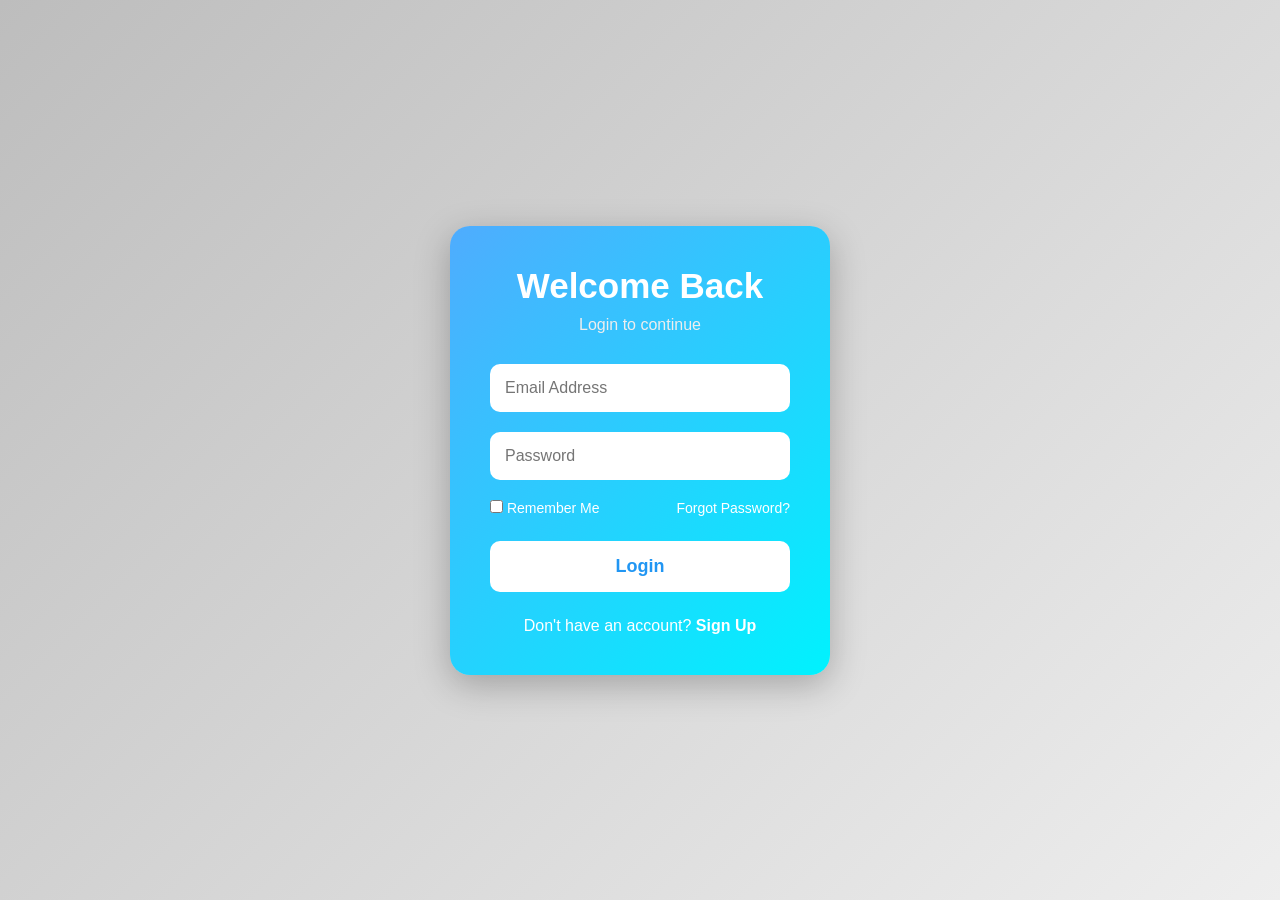
<file: index.html>
<!DOCTYPE html>
<html lang="en">
<head>
    <meta charset="UTF-8">
    <meta name="viewport" content="width=device-width, initial-scale=1.0">
    <title>Login Page</title>
    <link rel="stylesheet" href="index.css">
</head>
<body>

<div class="container">

    <div class="login-box">

        <h1>Welcome Back</h1>
        <p>Login to continue</p>

        <form>

            <div class="input-box">
                <input type="email" placeholder="Email Address" required>
            </div>

            <div class="input-box">
                <input type="password" placeholder="Password" required>
            </div>

            <div class="options">
                <label>
                    <input type="checkbox">
                    Remember Me
                </label>

                <a href="#">Forgot Password?</a>
            </div>

            <button type="submit">Login</button>

            <div class="signup">
                Don't have an account?
                <a href="#">Sign Up</a>
            </div>

        </form>

    </div>

</div>

</body>
</html>
</file>
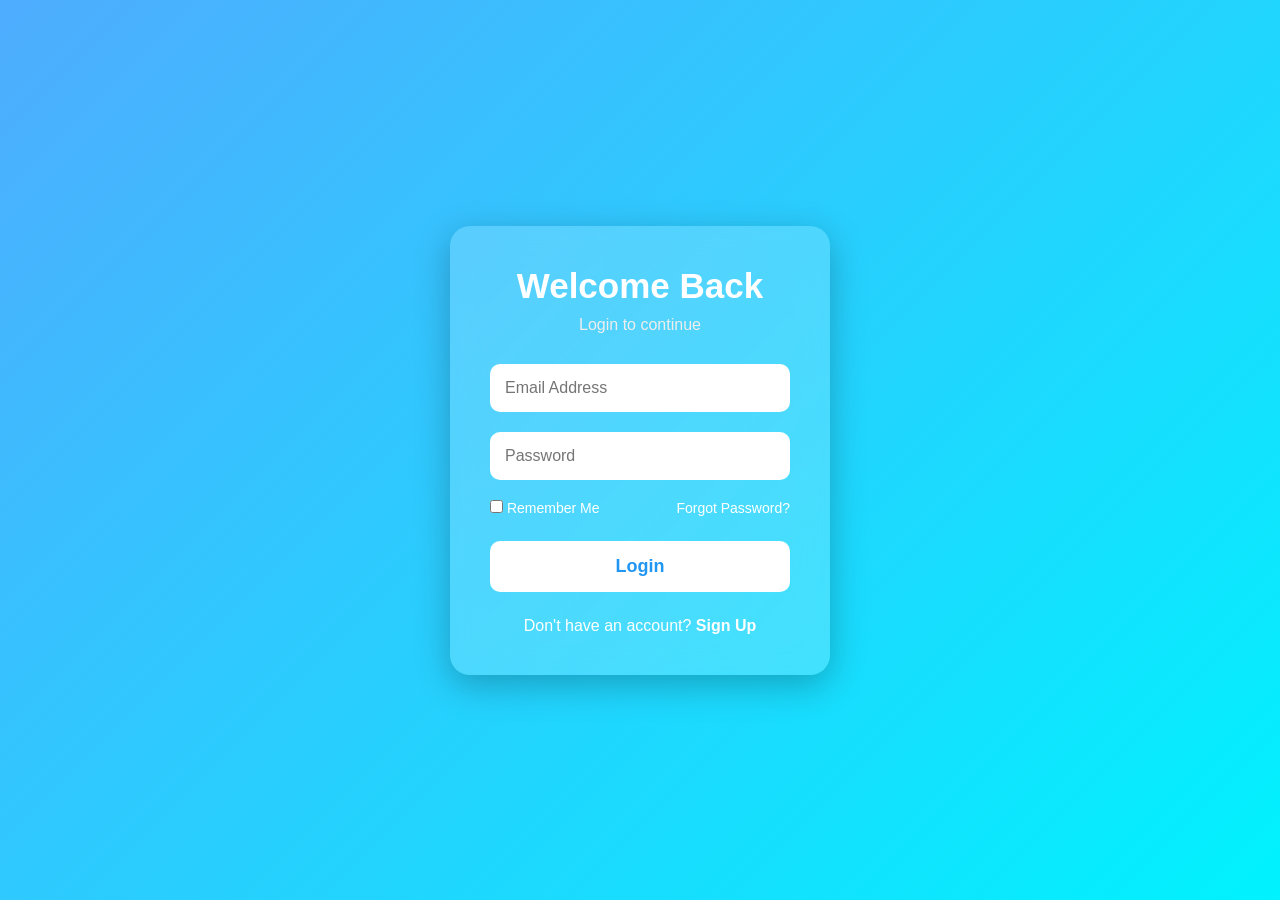
<file: Login.html>
<!DOCTYPE html>
<html lang="en">
<head>
    <meta charset="UTF-8">
    <meta name="viewport" content="width=device-width, initial-scale=1.0">
    <title>Login Page</title>
    <link rel="stylesheet" href="Login.css">
</head>
<body>

<div class="container">

    <div class="login-box">

        <h1>Welcome Back</h1>
        <p>Login to continue</p>

        <form>

            <div class="input-box">
                <input type="email" placeholder="Email Address" required>
            </div>

            <div class="input-box">
                <input type="password" placeholder="Password" required>
            </div>

            <div class="options">
                <label>
                    <input type="checkbox">
                    Remember Me
                </label>

                <a href="#">Forgot Password?</a>
            </div>

            <button type="submit">Login</button>

            <div class="signup">
                Don't have an account?
                <a href="#">Sign Up</a>
            </div>

        </form>

    </div>

</div>

</body>
</html>
</file>
<file: index.css>
*{
    margin:0;
    padding:0;
    box-sizing:border-box;
    font-family:Arial, Helvetica, sans-serif;
}

body{

    display:flex;
    justify-content:center;
    align-items:center;
    min-height:100vh;
    background: #E0E0E0;
    background: linear-gradient(135deg, #BDBDBD, #EEEEEE);

}

.container{

    width:100%;
    display:flex;
    justify-content:center;
    align-items:center;

}

.login-box{

    width:380px;

    padding:40px;

   background:linear-gradient(135deg,#4facfe,#00f2fe);

    border-radius:20px;

    backdrop-filter:blur(15px);

    box-shadow:0 10px 35px rgba(0,0,0,.25);

    color:white;

}

.login-box h1{

    text-align:center;
    margin-bottom:10px;
    font-size:35px;

}

.login-box p{

    text-align:center;
    margin-bottom:30px;
    color:#eee;

}

.input-box{

    margin-bottom:20px;

}

.input-box input{

    width:100%;
    padding:15px;

    border:none;

    outline:none;

    border-radius:10px;

    font-size:16px;

}

.options{

    display:flex;

    justify-content:space-between;

    margin-bottom:25px;

    font-size:14px;

}

.options a{

    color:white;
    text-decoration:none;

}

.options a:hover{

    text-decoration:underline;

}

button{

    width:100%;

    padding:15px;

    border:none;

    border-radius:10px;

    background:#fff;

    color:#2196f3;

    font-size:18px;

    font-weight:bold;

    cursor:pointer;

    transition:.3s;

}

button:hover{

    background:#2196f3;

    color:white;

    transform:scale(1.03);

}

.signup{

    margin-top:25px;

    text-align:center;

}

.signup a{

    color:#fff;

    font-weight:bold;

    text-decoration:none;

}

.signup a:hover{

    text-decoration:underline;

}
</file>
<file: Login.css>
*{
    margin:0;
    padding:0;
    box-sizing:border-box;
    font-family:Arial, Helvetica, sans-serif;
}

body{

    display:flex;
    justify-content:center;
    align-items:center;
    min-height:100vh;

    background:linear-gradient(135deg,#4facfe,#00f2fe);

}

.container{

    width:100%;
    display:flex;
    justify-content:center;
    align-items:center;

}

.login-box{

    width:380px;

    padding:40px;

    background:rgba(255,255,255,.18);

    border-radius:20px;

    backdrop-filter:blur(15px);

    box-shadow:0 10px 35px rgba(0,0,0,.25);

    color:white;

}

.login-box h1{

    text-align:center;
    margin-bottom:10px;
    font-size:35px;

}

.login-box p{

    text-align:center;
    margin-bottom:30px;
    color:#eee;

}

.input-box{

    margin-bottom:20px;

}

.input-box input{

    width:100%;
    padding:15px;

    border:none;

    outline:none;

    border-radius:10px;

    font-size:16px;

}

.options{

    display:flex;

    justify-content:space-between;

    margin-bottom:25px;

    font-size:14px;

}

.options a{

    color:white;
    text-decoration:none;

}

.options a:hover{

    text-decoration:underline;

}

button{

    width:100%;

    padding:15px;

    border:none;

    border-radius:10px;

    background:#fff;

    color:#2196f3;

    font-size:18px;

    font-weight:bold;

    cursor:pointer;

    transition:.3s;

}

button:hover{

    background:#2196f3;

    color:white;

    transform:scale(1.03);

}

.signup{

    margin-top:25px;

    text-align:center;

}

.signup a{

    color:#fff;

    font-weight:bold;

    text-decoration:none;

}

.signup a:hover{

    text-decoration:underline;

}
</file>
